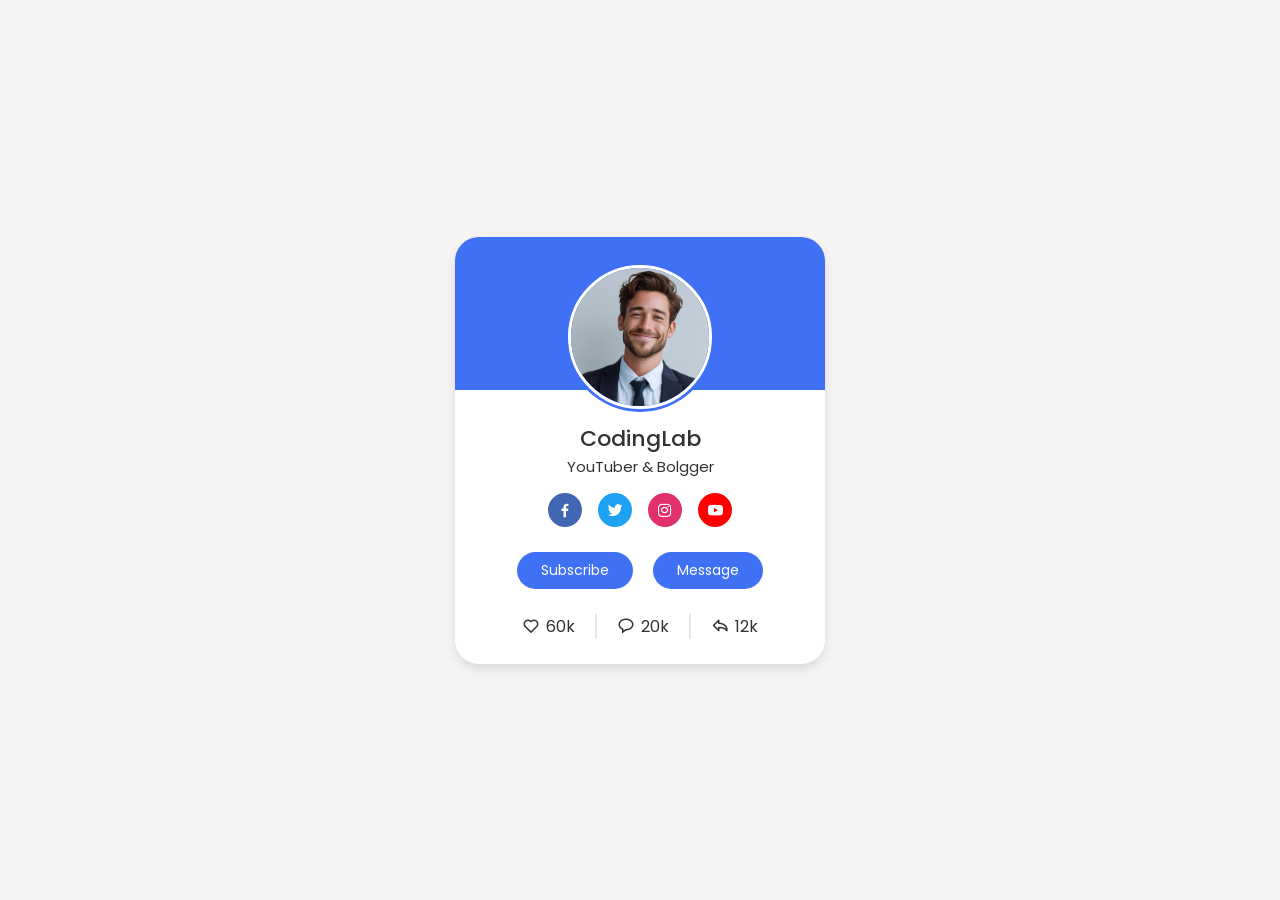
<file: -2026-06-17 21:24 ProfileCard/index.html>
<!DOCTYPE html>
<html lang="en">
<head>
  <meta charset="UTF-8">
  <meta name="viewport" content="width=device-width, initial-scale=1.0">
  <title>Profile Card UI Design</title>

  <!-- CSS -->
  <link rel="stylesheet" href="style.css">

  <!-- Boxicons CSS -->
  <link href='https://unpkg.com/boxicons@2.1.4/css/boxicons.min.css' rel='stylesheet'>
</head>
<body>

  <div class="profile-card">

    <div class="image">
      <img src="profile.jpg" alt="Profile Image" class="profile-img">
    </div>

    <div class="text-data">
      <span class="name">CodingLab</span>
      <span class="job">YouTuber & Bolgger</span>
    </div>

    <div class="media-buttons">
      <a href="#" style="background: #4267b2" class="link">
        <i class='bx bxl-facebook'></i>
      </a>

      <a href="#" style="background: #1da1f2" class="link">
        <i class='bx bxl-twitter'></i>
      </a>

      <a href="#" style="background: #e1306c" class="link">
        <i class='bx bxl-instagram'></i>
      </a>

      <a href="#" style="background: #ff0000" class="link">
        <i class='bx bxl-youtube'></i>
      </a>
    </div>

    <div class="buttons">
      <button class="button">Subscribe</button>
      <button class="button">Message</button>
    </div>

    <div class="analytics">
      <div class="data">
        <i class='bx bx-heart'></i>
        <span class="number">60k</span>
      </div>

      <div class="data">
        <i class='bx bx-message-rounded'></i>
        <span class="number">20k</span>
      </div>

      <div class="data">
        <i class='bx bx-share'></i>
        <span class="number">12k</span>
      </div>
    </div>

  </div>
  
</body>
</html>
</file>
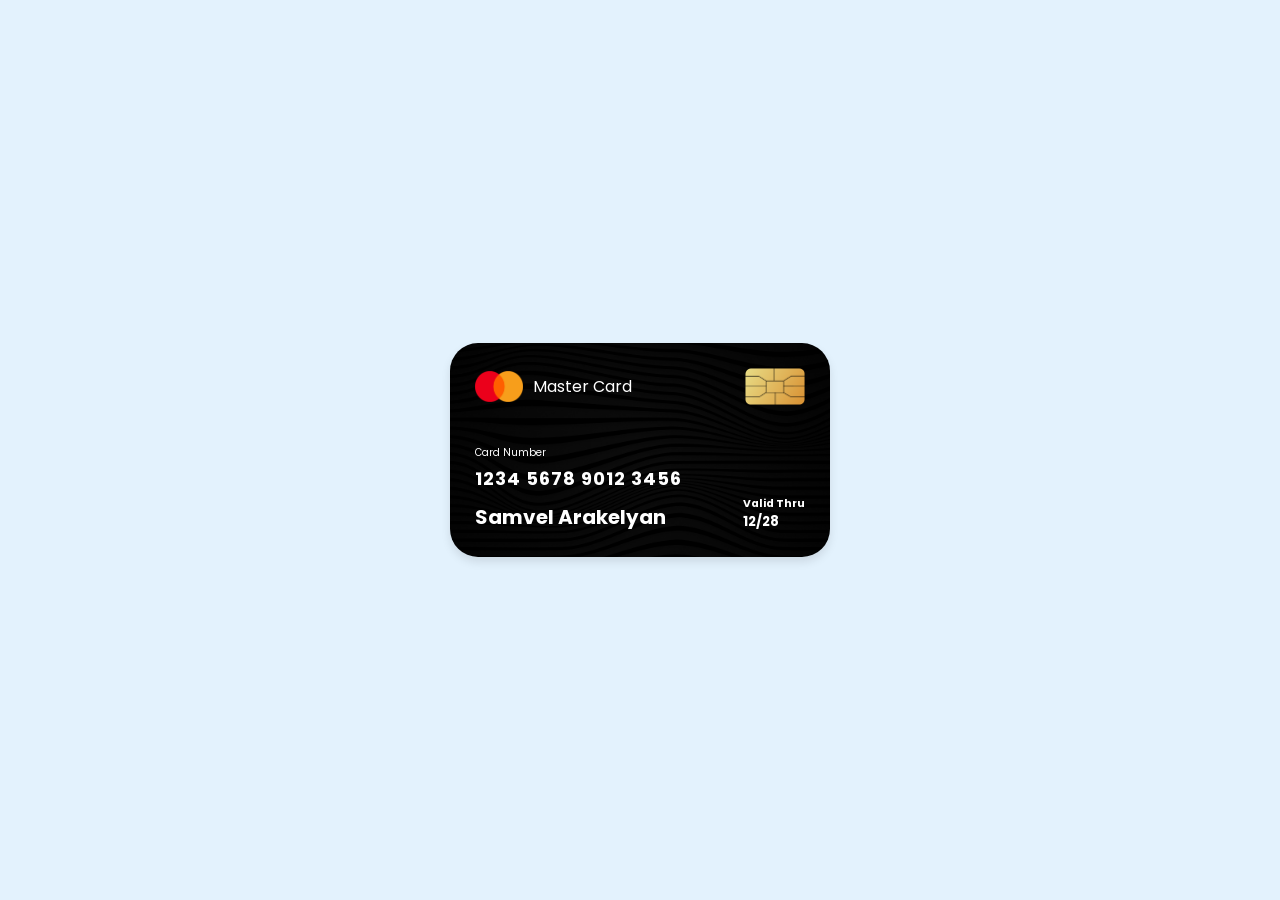
<file: -2026-06-17 21:25 /index.html>
<!DOCTYPE html>
<html lang="en">
<head>
  <meta charset="UTF-8">
  <meta name="viewport" content="width=device-width, initial-scale=1.0">
  <title>Credit Card UI Design</title>

  <!-- CSS -->
  <link rel="stylesheet" href="style.css">

  <!-- Google Fonts -->
  <link href="https://fonts.googleapis.com/css2?family=Roboto:wght@300;400;500;700&display=swap" rel="stylesheet">

  <!-- Box Icons -->
  <link href='https://unpkg.com/boxicons@2.0.9/css/boxicons.min.css' rel='stylesheet'>
</head>
<body>

  <div class="container">
    
    <header>
      <span class="logo">
        <img src="images/logo.png" alt="">
        <h5>Master Card</h5>
      </span>
      <img src="images/chip.png" alt="" class="chip">
    </header>

    <div class="card-details">
      <div class="name-number">
        <h6>Card Number</h6>
        <h5 class="number">1234 5678 9012 3456</h5>
        <h5 class="name">Samvel Arakelyan</h5>
      </div>

      <div class="valid-date">
        <h6>Valid Thru</h6>
        <h5 class="date">12/28</h5>
      </div>
    </div>
    
  </div>
  
</body>
</html>
</file>
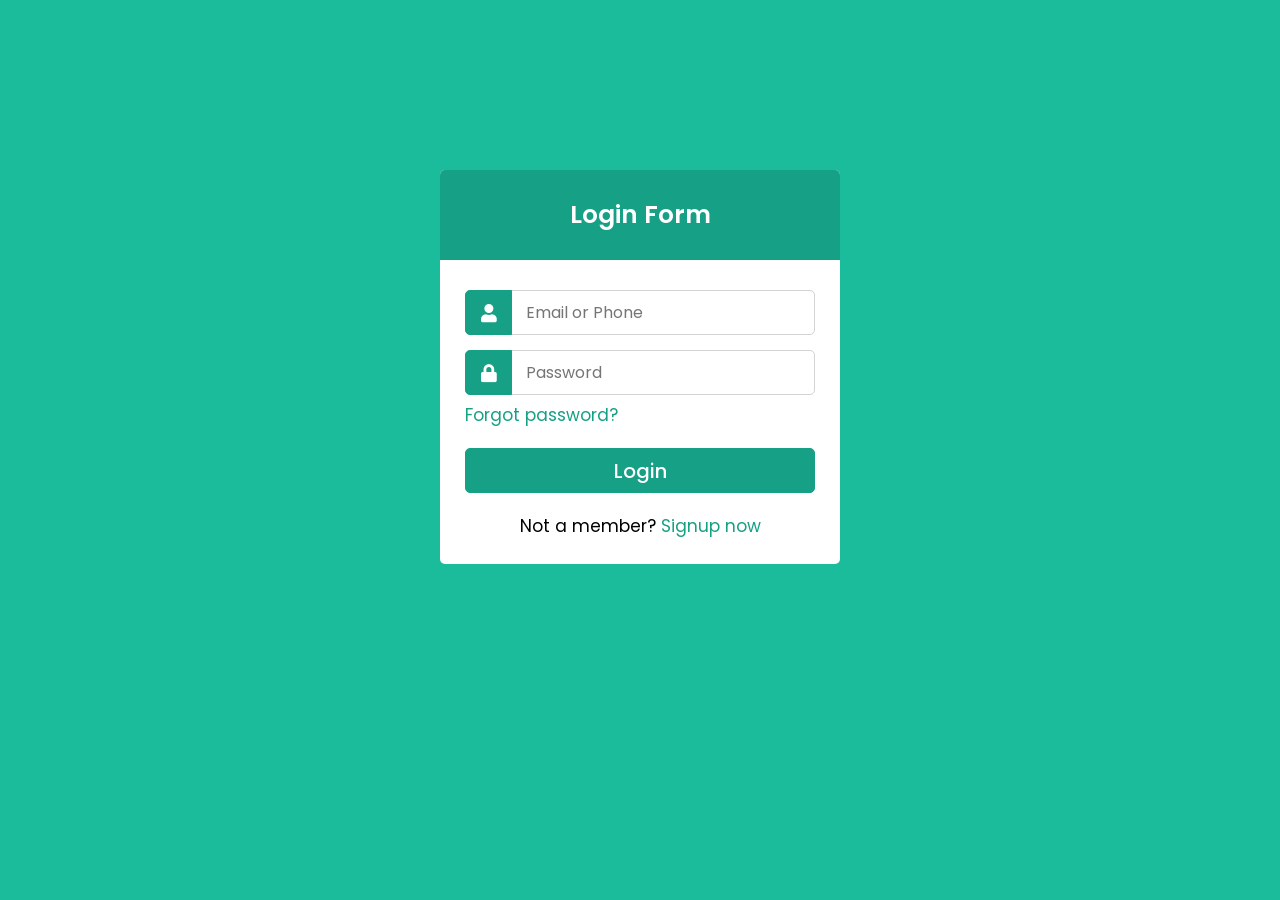
<file: -2026-06-17 21:26 ResponsiveLoginForm/index.html>
<!DOCTYPE html>
<html lang="en">
<head>
  <meta charset="UTF-8">
  <meta name="viewport" content="width=device-width, initial-scale=1.0">
  <title>Responsive Login Form</title>

  <!-- CSS -->
  <link rel="stylesheet" href="styles.css">

  <!-- Google Fonts -->
  <link href="https://fonts.googleapis.com/css2?family=Roboto:wght@300;400;500;700&display=swap" rel="stylesheet">

  <!-- Font Awesome -->
  <link rel="stylesheet" href="https://cdnjs.cloudflare.com/ajax/libs/font-awesome/5.15.4/css/all.min.css">
</head>
<body>
  <div class="container">
    <div class="wrapper">
      <div class="title"><span>Login Form</span></div>

      <form action="#">

        <div class="row">
          <i class="fas fa-user"></i>
          <input type="text" placeholder="Email or Phone" required>
        </div>

        <div class="row">
          <i class="fas fa-lock"></i>
          <input type="password" placeholder="Password" required>
        </div>
        
        <div class="pass"><a href="#">Forgot password?</a></div>
        <div class="row button">
          <input type="submit" value="Login">
        </div>
        <div class="signup-link">Not a member? <a href="#">Signup now</a></div>

      </form>
    </div>
  </div>
</body>
</html>
</file>
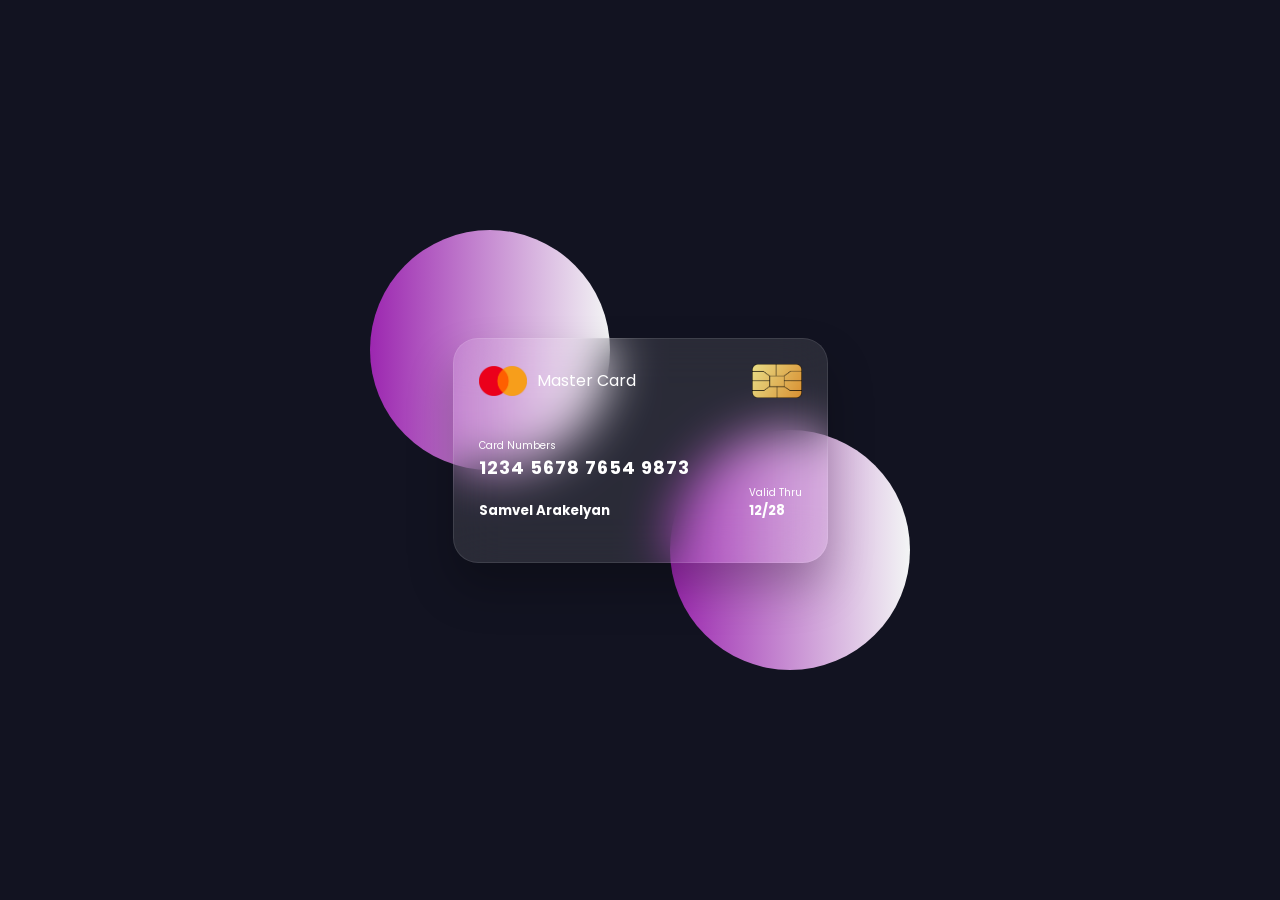
<file: -2026-06-17 21:27 FlippingCardUIDesign/index.html>
<!DOCTYPE html>
<html lang="en">
<head>
  <meta charset="UTF-8">
  <meta name="viewport" content="width=device-width, initial-scale=1.0">
  <title>Flipping Card UI Design</title>

  <!--CSS -->
  <link rel="stylesheet" href="styles.css">

  <!-- Google Fonts -->
  <link href="https://fonts.googleapis.com/css2?family=Roboto:wght@300;400;500;700&display=swap" rel="stylesheet">

  <!-- Box Icons -->
  <link href='https://unpkg.com/boxicons@2.0.9/css/boxicons.min.css' rel='stylesheet'>
</head>
<body>
  <section>
    <div class="container">


      <div class="card front-face">

        <header>
          <span class="logo">
            <img src="images/logo.png" alt="Logo">
            <h5>Master Card</h5>
          </span>
          <img src="images/chip.png" alt="Chip" class="chip">
        </header>

        <div class="card-details">
          <div class="name-number">
            <h6>Card Numbers</h6>
            <h5 class="number">1234 5678 7654 9873</h5>
            <h5 class="name">Samvel Arakelyan</h5>
          </div>
          <div class="valid-date">
            <h6>Valid Thru</h6>
            <h5>12/28</h5>
          </div>
        </div>
        
      </div>
      


      <div class="card back-face">
        <h6>
          For customer service call +374 00 123-456 or email at
          mastercard@example.com
        </h6>
        <span class="magentic-strip"></span>
        <div class="signature"><i>005</i></div>
        <h5>Lorem, ipsum dolor sit amet consectetur adipisicing elit. 
          Nisi optio vero dolore velit ratione eos consequuntur rerum. 
          Esse incidunt, est rem minima neque aliquid, quod, accusamus 
          porro excepturi nostrum officia?</h5>
      </div>

    </div>
  </section>
</body>
</html>
</file>
<file: -2026-06-17 21:24 ProfileCard/style.css>
/* Google Fonts - Poppins */
@import url('https://fonts.googleapis.com/css2?family=Poppins:wght@300;400;500;600;700&display=swap');

* {
  font-family: 'Poppins', sans-serif;
  margin: 0;
  padding: 0;
  box-sizing: border-box;
}

body {
  height: 100vh;
  display: flex;
  justify-content: center;
  align-items: center;
  background: #f4f4f4;
}

.profile-card {
  display: flex;
  flex-direction: column;
  align-items: center;
  max-width: 370px;
  width: 100%;
  background: #fff;
  box-shadow: 0 5px 10px rgba(0, 0, 0, 0.1);
  border-radius: 24px;
  padding: 25px;
  position: relative;
}

.profile-card::before {
  content: "";
  position: absolute;
  top: 0;
  left: 0;
  height: 36%;
  width: 100%;
  background-color: #4070f4;
  border-radius: 24px 24px 0 0;
}

.profile-card .image {
  position: relative;
  width: 150px;
  height: 150px;
  border-radius: 50%;
  background-color: #4070f4;
  padding: 3px;
  margin-bottom: 10px;
}

.profile-card .image .profile-img {
  width: 100%;
  height: 100%;
  object-fit: cover;
  border-radius: 50%;
  border: 3px solid #fff;
}


.profile-card .text-data {
  display: flex;
  flex-direction: column;
  align-items: center;
  color: #333;
}

.profile-card .text-data .name {
  font-size: 22px;
  font-weight: 500;
}

.profile-card .text-data .job {
  font-size: 15px;
  font-weight: 400;
}

.profile-card .media-buttons {
  display: flex;
  align-items: center;

  margin-top: 15px;
}

.profile-card .media-buttons .link {
  display: flex;
  justify-content: center;
  align-items: center;

  width: 34px;
  height: 34px;

  margin: 0 8px;
  color: #fff;
  background-color: #4070f4;

  text-decoration: none;
  font-size: 18px;
  border-radius: 50%;
}

.profile-card .buttons {
  display: flex;
  align-items: center;
  margin-top: 25px;
}

.profile-card .buttons .button {
  color: #fff;
  font-size: 14px;
  font-weight: 400;

  border: none;
  border-radius: 24px;

  margin: 0 10px;
  padding: 8px 24px;
  background-color: #4070f4;

  cursor: pointer;

  transition: all 0.3s ease;
}

.profile-card .buttons .button:hover {
  background-color: #0e4bf1;
}

.profile-card .analytics {
  display: flex;
  align-items: center;
  margin-top: 25px;
}

.profile-card .analytics .data {
  display: flex;
  align-items: center;

  color: #333;
  padding: 0 20px;
  border-right: 2px solid #e7e7e7;
}

.profile-card .analytics .data:last-child {
  border-right: none;
}

.profile-card .analytics .data i {
  font-size: 18px;
  margin-right: 6px;
}
</file>
<file: -2026-06-17 21:25 /style.css>
/* Google Fonts - Poppins */
@import url('https://fonts.googleapis.com/css2?family=Poppins:wght@300;400;500;600;700&display=swap');

* {
  margin: 0;
  padding: 0;
  box-sizing: border-box;
  font-family: "Poppins", sans-serif;
}

body {
  min-height: 100vh;
  display: flex;
  justify-content: center;
  align-items: center;
  background: #e3f2fd;
}

.container {
  position: relative;
  background-image: url(images/bg.png);
  background-size: cover;
  padding: 25px;
  border-radius: 28px;
  max-width: 380px;
  width: 100%;
  box-shadow: 0 5px 10px rgba(0, 0, 0, 0.1);
}

header,
.logo {
  display: flex;
  align-items: center;
  justify-content: space-between;
}

.logo img {
  width: 48px;
  margin-right: 10px;
}

header .logo h5 {
  color: #fff;
  font-size: 16px;
  font-weight: 400;
}

header .chip {
  width: 60px;
}

.container .card-details {
  display: flex;
  justify-content: space-between;
  align-items: flex-end;

  margin-top: 40px;
  
}

.card-details .name-number h6 {
  color: #fff;
  font-size: 10px;
  font-weight: 400;
}

h5.number {
  font-size: 18px;
  margin-top: 4px;
  margin-bottom: 10px;
  letter-spacing: 1px;
}

h5.name {
  font-size: 20px;
}

.card-details .name-number h5 {
  color: #fff;
}

.card-details .valid-date h5,
.card-details .valid-date h6 {
  color: #fff;
}
</file>
<file: -2026-06-17 21:26 ResponsiveLoginForm/styles.css>
/* Google Fonts - Poppins */
@import url('https://fonts.googleapis.com/css2?family=Poppins:wght@300;400;500;600;700&display=swap');

* {
  margin: 0;
  padding: 0;
  box-sizing: border-box;
  font-family: 'Poppins', sans-serif
}

body {
  background: #1abc9c;
  overflow: hidden;
}

.container {
  max-width: 440px;
  padding: 0 20px;
  margin: 170px auto;
}

.wrapper {
  width: 100%;
  background: #fff;
  border-radius: 5px;
}

.wrapper .title {
  line-height: 90px;
  background: #16a085;
  text-align: center;
  border-radius: 5px 5px 0 0;
  font-size: 25px;
  font-weight: 600;
  color: #fff;
}

.wrapper form {
  padding: 30px 25px 25px 25px;
}

.wrapper form .row {
  height: 45px;
  margin-bottom: 15px;
  position: relative;
}

.wrapper form .row input {
  height: 100%;
  width: 100%;
  padding-left: 60px;
  border-radius: 5px;
  border: 1px solid lightgray;
  outline: none;
  font-size: 16px;
  transition: all 0.3s ease;
}

.wrapper form .row input:focus {
  border-color: #16a085;
  box-shadow: inset 0px 0px 2px 2px rgba(26, 188, 156, 0.25);
}

.wrapper form .row i {
  position: absolute;
  width: 47px;
  height: 100%;
  background: #16a085;
  color: #fff;
  font-size: 18px;
  border: 1px solid #16a085;
  border-radius: 5px 0 0 5px;
  display: flex;
  justify-content: center;
  align-items: center;
}

.wrapper form .pass {
  margin: -8px 0 20px 0;
}

.wrapper form .pass a {
  color: #16a085;
  text-decoration: none;
  font-size: 17px;
}

.wrapper form .pass a:hover {
  text-decoration: underline;
}

.wrapper form .button input {
  padding-left: 0px;
  background: #16a085;
  color: #fff;
  border: 1px solid #16a085;
  font-weight: 500;
  font-size: 20px;
  cursor: pointer;
}

.wrapper form .button input:hover {
  background: #12876f;
}

.wrapper form .signup-link {
  text-align: center;
  margin-top: 20px;
  font-size: 17px;
}

.wrapper form .signup-link a {
  color: #16a085;
  text-decoration: none;
}

.wrapper form .signup-link a:hover {
  text-decoration: underline;
}
</file>
<file: -2026-06-17 21:27 FlippingCardUIDesign/styles.css>
/* Google Fonts - Poppins */
@import url('https://fonts.googleapis.com/css2?family=Poppins:wght@300;400;500;600;700&display=swap');

* {
  margin: 0;
  padding: 0;
  box-sizing: border-box;
  font-family: 'Poppins', sans-serif
}

section {
  min-height: 100vh;
  width: 100%;
  background: #121321;
  color: #fff;
  position: relative;
  display: flex;
  justify-content: center;
  align-items: center;
  perspective: 1000px;
}

section::before {
  content: '';
  position: absolute;
  width: 240px;
  height: 240px;
  border-radius: 50%;
  transform: translate(-150px, -100px);
  background: linear-gradient(90deg, #9c27b0, #f3f5f5);
}

section::after {
  content: '';
  position: absolute;
  width: 240px;
  height: 240px;
  border-radius: 50%;
  transform: translate(150px, 100px);
  background: linear-gradient(90deg, #9c27b0, #f3f5f5);
}

.container {
  position: relative;
  width: 375px;
  height: 225px;
  z-index: 100;
  transition: 0.6s;
  transform-style: preserve-3d;
}

.container:hover {
  transform: rotateY(180deg);
}

.container .card {
  position: absolute;
  width: 100%;
  height: 100%;
  background: rgba(255, 255, 255, 0.1);
  border-radius: 25px;
  padding: 25px;
  backdrop-filter: blur(25px);
  box-shadow: 0 25px 45px rgba(0, 0, 0, 0.25);
  border: 1px solid rgba(255, 255, 255, 0.1);
  backface-visibility: hidden;
}

.front-face header,
.front-face .logo {
  display: flex;
  align-items: center;
}

.front-face header {
  justify-content: space-between;
}

.front-face .logo img {
  width: 48px;
  margin-right: 10px;
}

.front-face .logo h5 {
  font-size: 16px;
  font-weight: 400;
}

.front-face .chip {
  width: 50px;
}

.front-face .card-details {
  display: flex;
  align-items: flex-end;
  justify-content: space-between;

  margin-top: 40px;
}

h6 {
  font-size: 10px;
  font-weight: 400;
}

h5.number {
  font-size: 18px;
  letter-spacing: 1px;
}

h5.name {
  margin-top: 20px;
}

.card.back-face {
  border: none;
  padding: 15px 25px 25px 25px;
  transform: rotateY(180deg);
}

.card.back-face h6 {
  font-size: 8px; 
}

.card.back-face .magentic-strip {
  position: absolute;
  top: 40px;
  left: 0;
  height: 45px;
  width: 100%;
  background: #000;
}

.card.back-face .signature {
  display: flex;
  justify-content: flex-end;
  align-items: center;

  margin-top: 80px;
  height: 40px;
  width: 85%;
  border-radius: 6px;
  background: repeating-linear-gradient(
    #fff,
    #fff 3px,
    #efefef 0px,
    #efefef 9px
    );
}

.signature i {
  color: #000;
  font-size: 12px;
  background: #fff;
  padding: 4px 6px;
  border-radius: 4px;
  margin-right: -30px;
  z-index: -1;
}

.card.back-face h5 {
  font-size: 8px;
  margin-top: 15px;

}
</file>
